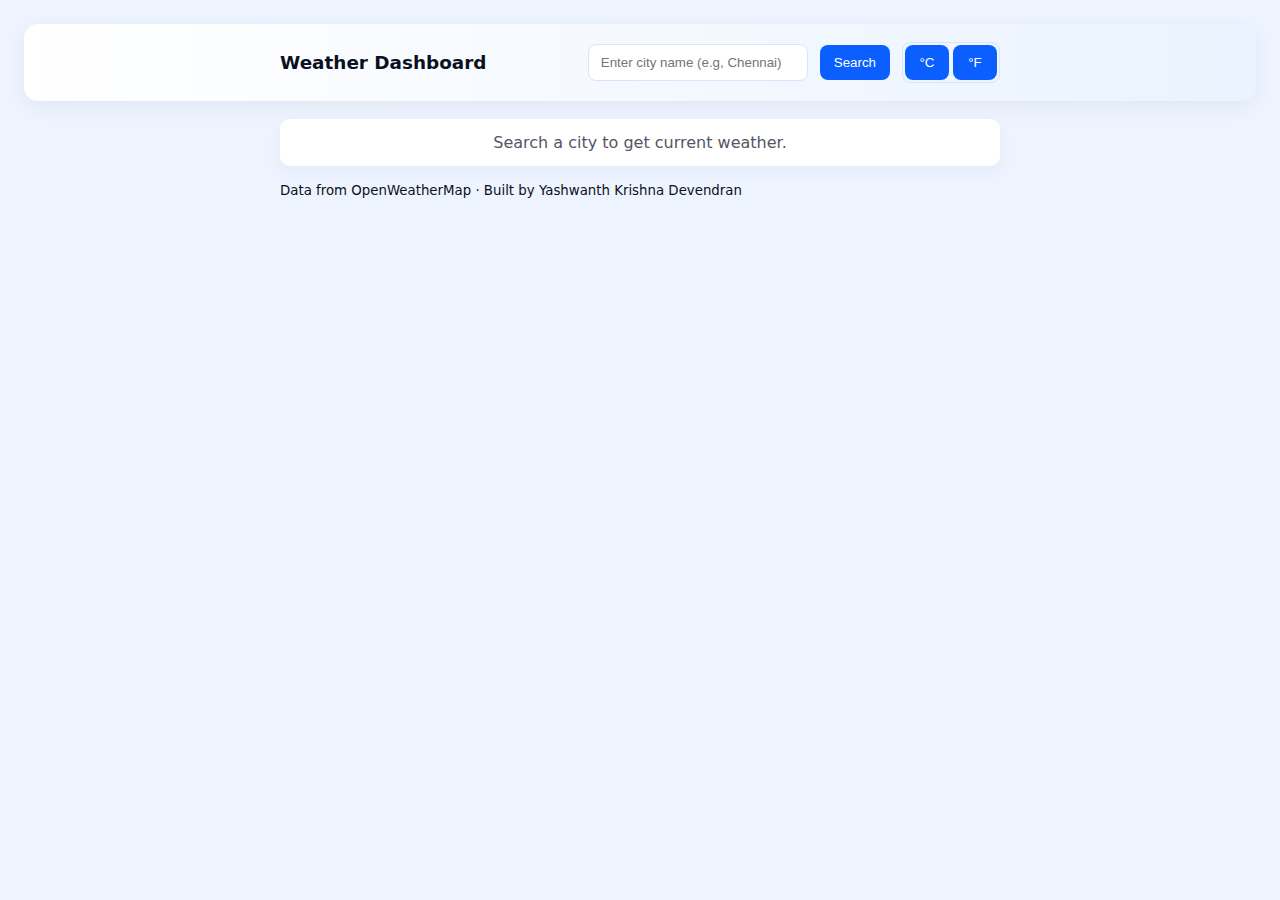
<file: Lab 2/index.html>
<!doctype html>
<html lang="en">
<head>
<meta charset="utf-8" />
<meta name="viewport" content="width=device-width,initial-scale=1" />
<title>Weather Dashboard — Enhanced</title>
<link rel="stylesheet" href="style.css" />
</head>
<body>
  <header class="site-header">
    <div class="container">
      <h1>Weather Dashboard</h1>
      <div class="controls">
        <input id="cityInput" type="text" placeholder="Enter city name (e.g, Chennai)" aria-label="City name"/>
        <button id="searchBtn">Search</button>
        <div class="unit-toggle" role="radiogroup" aria-label="Temperature unit">
          <button id="unitC" class="unit active" aria-pressed="true">°C</button>
          <button id="unitF" class="unit" aria-pressed="false">°F</button>
        </div>
      </div>
    </div>
  </header>

  <main class="container">
    <section id="message" class="message">Search a city to get current weather.</section>
    <section id="cardArea"></section>
  </main>

  <footer class="site-footer container">
    <small>Data from OpenWeatherMap · Built by Yashwanth Krishna Devendran</small>
  </footer>

<script src="script.js"></script>
</body>
</html>
</file>
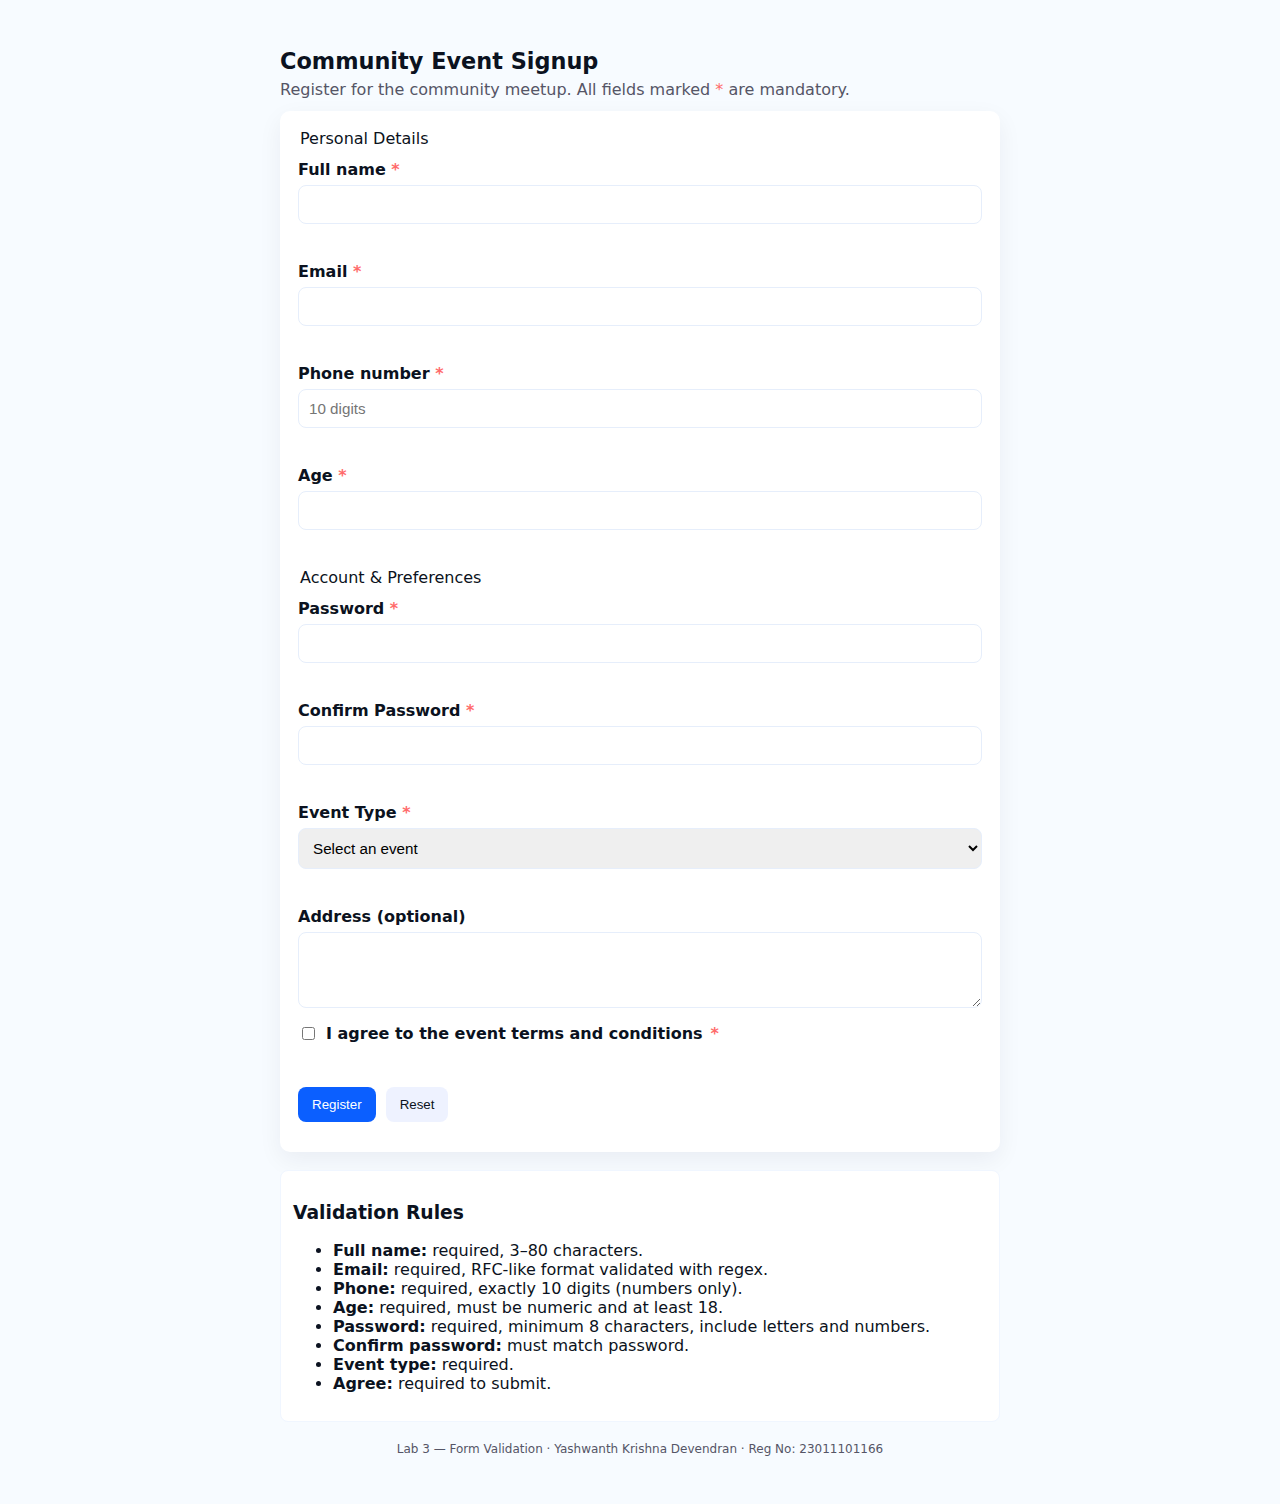
<file: Lab 3/index.html>
<!doctype html>
<html lang="en">
<head>
<meta charset="utf-8" />
<meta name="viewport" content="width=device-width,initial-scale=1" />
<title>Event Registration — Form Validation (Lab 3)</title>
<link rel="stylesheet" href="style.css" />
</head>
<body>
  <main class="container">
    <header>
      <h1>Community Event Signup</h1>
      <p class="lead">Register for the community meetup. All fields marked <span class="required">*</span> are mandatory.</p>
    </header>

    <form id="regForm" novalidate>
      <fieldset>
        <legend>Personal Details</legend>

        <label for="fullName">Full name <span class="required">*</span></label>
        <input id="fullName" name="fullName" type="text" autocomplete="name" required />
        <div class="error" id="err-fullName" aria-live="polite"></div>

        <label for="email">Email <span class="required">*</span></label>
        <input id="email" name="email" type="email" autocomplete="email" required />
        <div class="error" id="err-email" aria-live="polite"></div>

        <label for="phone">Phone number <span class="required">*</span></label>
        <input id="phone" name="phone" type="tel" pattern="\d{10}" placeholder="10 digits" required />
        <div class="error" id="err-phone" aria-live="polite"></div>

        <label for="age">Age <span class="required">*</span></label>
        <input id="age" name="age" type="number" min="0" max="120" required />
        <div class="error" id="err-age" aria-live="polite"></div>
      </fieldset>

      <fieldset>
        <legend>Account & Preferences</legend>

        <label for="password">Password <span class="required">*</span></label>
        <input id="password" name="password" type="password" minlength="8" required />
        <div class="error" id="err-password" aria-live="polite"></div>

        <label for="confirmPassword">Confirm Password <span class="required">*</span></label>
        <input id="confirmPassword" name="confirmPassword" type="password" minlength="8" required />
        <div class="error" id="err-confirmPassword" aria-live="polite"></div>

        <label for="eventType">Event Type <span class="required">*</span></label>
        <select id="eventType" name="eventType" required>
          <option value="">Select an event</option>
          <option>Workshop — Web Development</option>
          <option>Talk — AI & Data Science</option>
          <option>Networking Session</option>
        </select>
        <div class="error" id="err-eventType" aria-live="polite"></div>

        <label for="address">Address (optional)</label>
        <textarea id="address" name="address" rows="3"></textarea>

        <label class="checkbox">
          <input id="agree" name="agree" type="checkbox" required />
          I agree to the event terms and conditions <span class="required">*</span>
        </label>
        <div class="error" id="err-agree" aria-live="polite"></div>
      </fieldset>

      <div class="form-actions">
        <button type="submit">Register</button>
        <button type="reset" class="btn-secondary">Reset</button>
      </div>

      <div id="formMessage" role="status" aria-live="polite"></div>
    </form>

    <section class="notes">
      <h3>Validation Rules</h3>
      <ul>
        <li><strong>Full name:</strong> required, 3–80 characters.</li>
        <li><strong>Email:</strong> required, RFC-like format validated with regex.</li>
        <li><strong>Phone:</strong> required, exactly 10 digits (numbers only).</li>
        <li><strong>Age:</strong> required, must be numeric and at least 18.</li>
        <li><strong>Password:</strong> required, minimum 8 characters, include letters and numbers.</li>
        <li><strong>Confirm password:</strong> must match password.</li>
        <li><strong>Event type:</strong> required.</li>
        <li><strong>Agree:</strong> required to submit.</li>
      </ul>
    </section>

    <footer class="footer">
      <small>Lab 3 — Form Validation · Yashwanth Krishna Devendran · Reg No: 23011101166</small>
    </footer>
  </main>

<script src="script.js"></script>
</body>
</html>
</file>
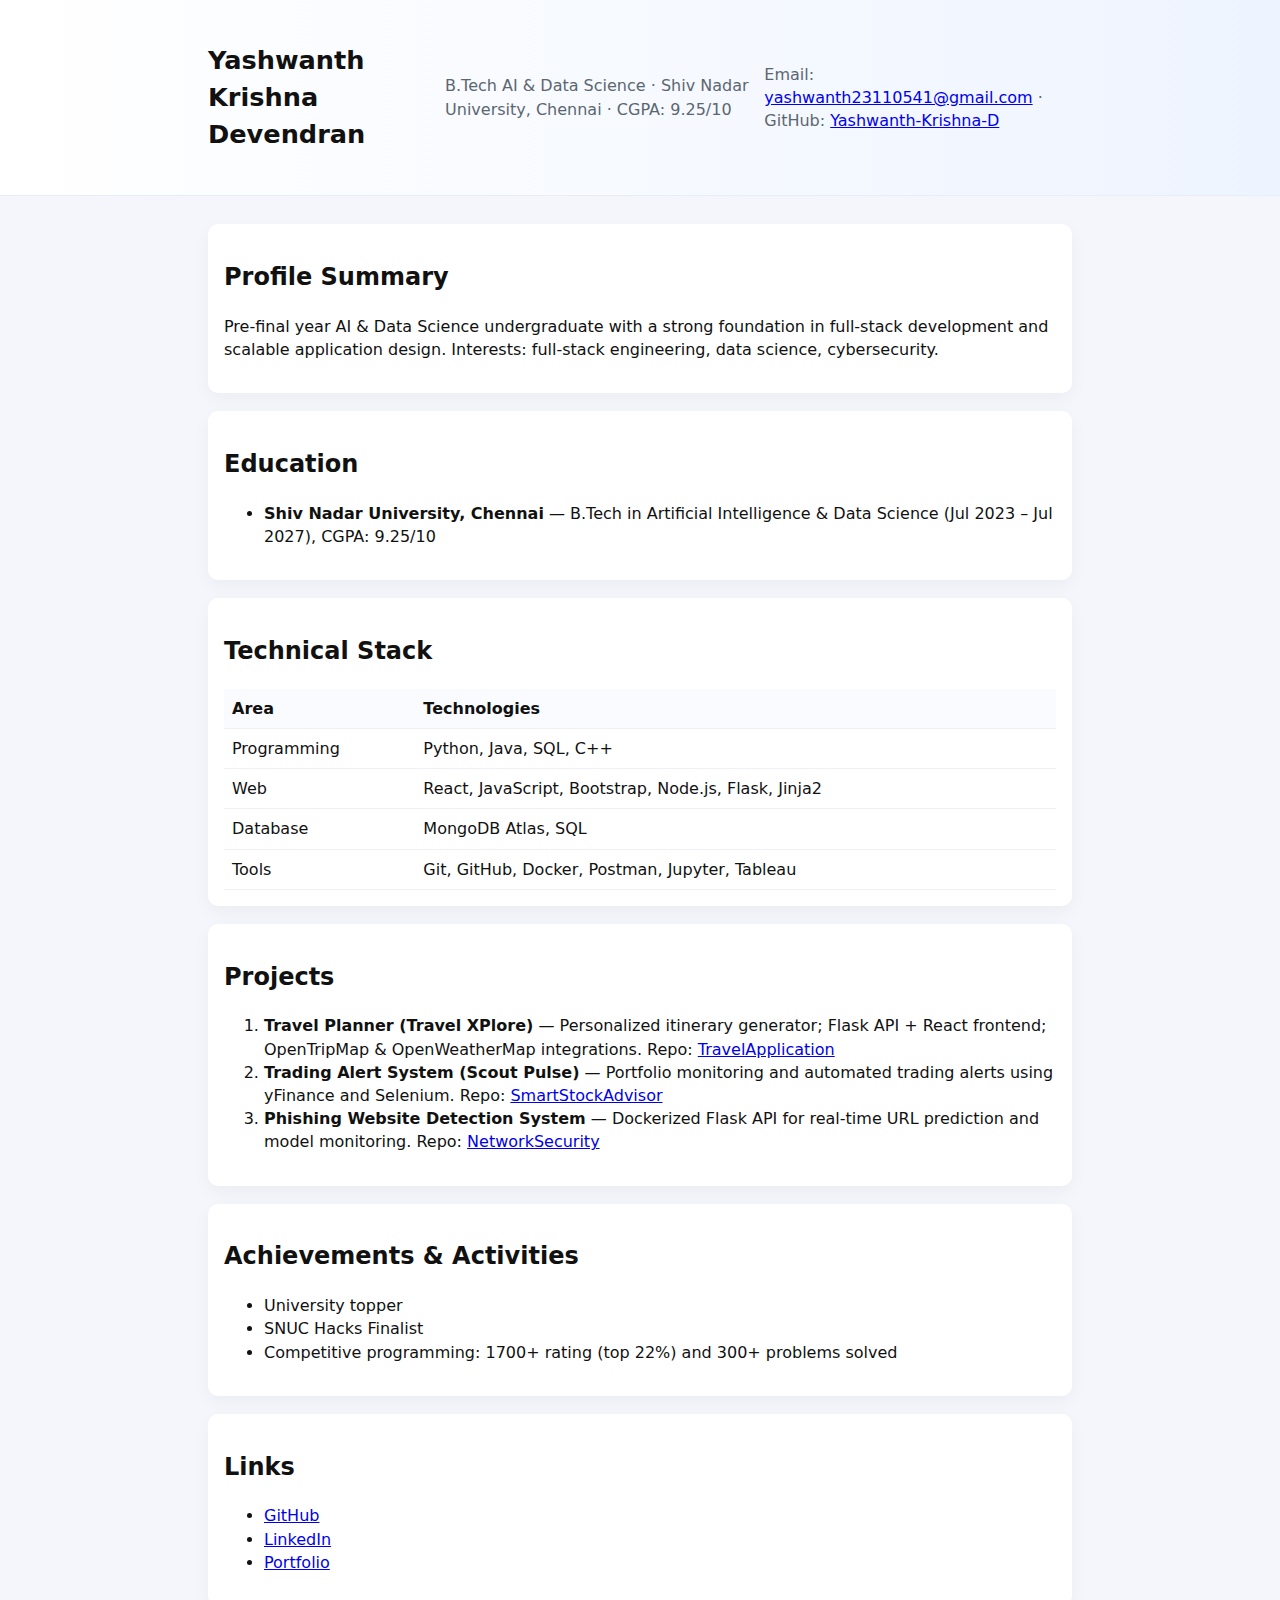
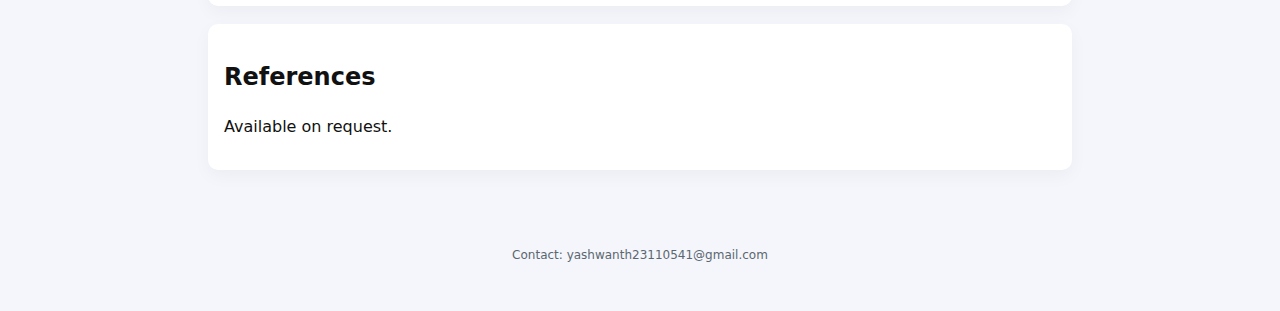
<file: Lab 1/cv.html>
<!doctype html>
<html lang="en">
<head>
<meta charset="utf-8"/>
<meta name="viewport" content="width=device-width,initial-scale=1"/>
<title>Yashwanth Krishna Devendran — CV</title>
<link rel="stylesheet" href="style.css"/>
</head>
<body>
  <header class="header simple">
    <div class="container">
      <h1>Yashwanth Krishna Devendran</h1>
      <p class="muted">B.Tech AI & Data Science · Shiv Nadar University, Chennai · CGPA: 9.25/10</p>
      <p class="muted">Email: <a href="mailto:yashwanth23110541@gmail.com">yashwanth23110541@gmail.com</a> · GitHub: <a href="https://github.com/Yashwanth-Krishna-D" target="_blank">Yashwanth-Krishna-D</a></p>
    </div>
  </header>

  <main class="container cv">
    <section class="card">
      <h2>Profile Summary</h2>
      <p>Pre-final year AI & Data Science undergraduate with a strong foundation in full-stack development and scalable application design. Interests: full-stack engineering, data science, cybersecurity.</p>
    </section>

    <section class="card">
      <h2>Education</h2>
      <ul>
        <li><strong>Shiv Nadar University, Chennai</strong> — B.Tech in Artificial Intelligence & Data Science (Jul 2023 – Jul 2027), CGPA: 9.25/10</li>
      </ul>
    </section>

    <section class="card">
      <h2>Technical Stack</h2>
      <table class="skills-table">
        <tr><th>Area</th><th>Technologies</th></tr>
        <tr><td>Programming</td><td>Python, Java, SQL, C++</td></tr>
        <tr><td>Web</td><td>React, JavaScript, Bootstrap, Node.js, Flask, Jinja2</td></tr>
        <tr><td>Database</td><td>MongoDB Atlas, SQL</td></tr>
        <tr><td>Tools</td><td>Git, GitHub, Docker, Postman, Jupyter, Tableau</td></tr>
      </table>
    </section>

    <section class="card">
      <h2>Projects</h2>
      <ol>
        <li><strong>Travel Planner (Travel XPlore)</strong> — Personalized itinerary generator; Flask API + React frontend; OpenTripMap & OpenWeatherMap integrations. Repo: <a href="https://github.com/Yashwanth-Krishna-D/TravelApplication" target="_blank">TravelApplication</a></li>
        <li><strong>Trading Alert System (Scout Pulse)</strong> — Portfolio monitoring and automated trading alerts using yFinance and Selenium. Repo: <a href="https://github.com/Yashwanth-Krishna-D/SmartStockAdvisor" target="_blank">SmartStockAdvisor</a></li>
        <li><strong>Phishing Website Detection System</strong> — Dockerized Flask API for real-time URL prediction and model monitoring. Repo: <a href="https://github.com/Yashwanth-Krishna-D/NetworkSecurity" target="_blank">NetworkSecurity</a></li>
      </ol>
    </section>

    <section class="card">
      <h2>Achievements & Activities</h2>
      <ul>
        <li>University topper</li>
        <li>SNUC Hacks Finalist</li>
        <li>Competitive programming: 1700+ rating (top 22%) and 300+ problems solved</li>
      </ul>
    </section>

    <section class="card">
      <h2>Links</h2>
      <ul>
        <li><a href="https://github.com/Yashwanth-Krishna-D" target="_blank">GitHub</a></li>
        <li><a href="https://www.linkedin.com/in/yashwanth-krishna-devendran" target="_blank">LinkedIn</a></li>
        <li><a href="https://my-personal-website-2eqv.onrender.com" target="_blank">Portfolio</a></li>
      </ul>
    </section>

    <section class="card">
      <h2>References</h2>
      <p>Available on request.</p>
    </section>
  </main>

  <footer class="footer">
    <div class="container">
      <small>Contact: yashwanth23110541@gmail.com</small>
    </div>
  </footer>
</body>
</html>
</file>
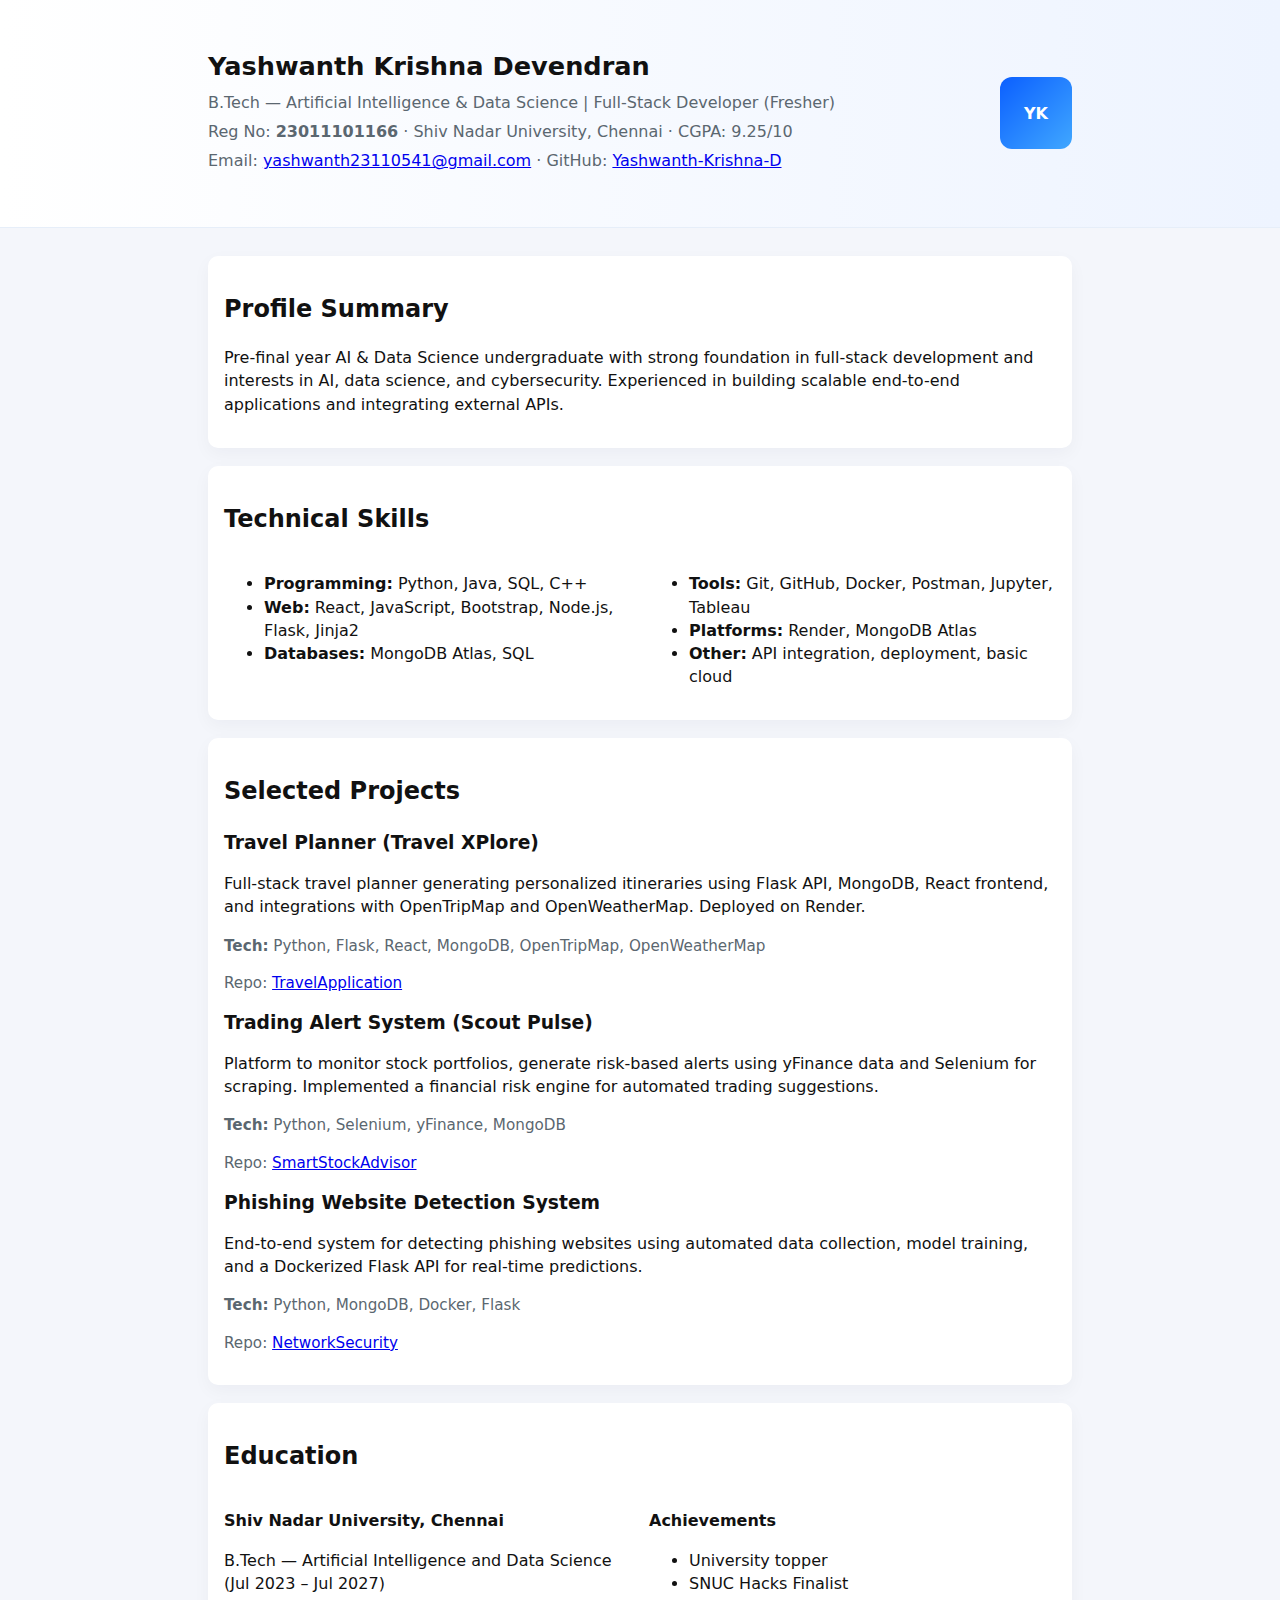
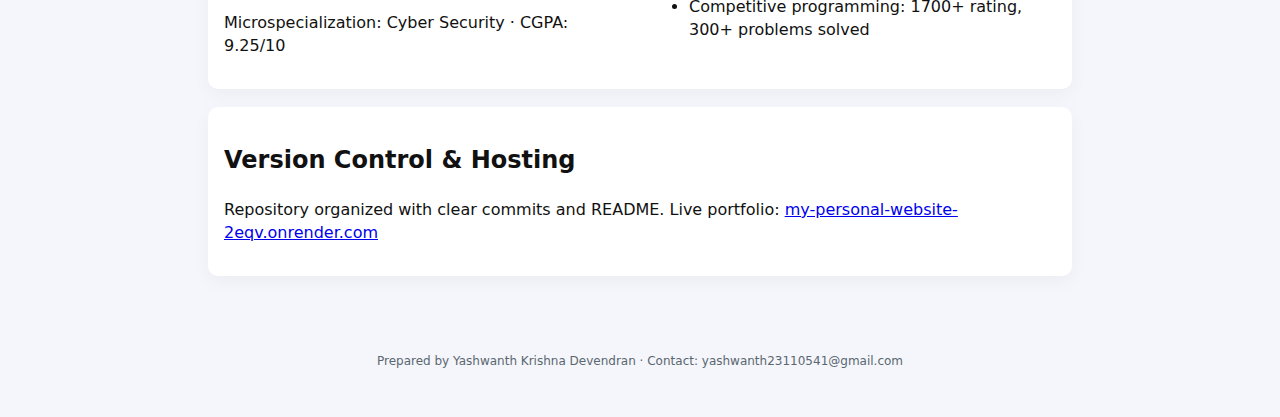
<file: Lab 1/resume.html>
<!doctype html>
<html lang="en">
<head>
<meta charset="utf-8"/>
<meta name="viewport" content="width=device-width,initial-scale=1"/>
<title>Yashwanth Krishna Devendran — Resume</title>
<link rel="stylesheet" href="style.css"/>
</head>
<body>
  <header class="header">
    <div class="container">
      <div>
        <h1>Yashwanth Krishna Devendran</h1>
        <p class="muted">B.Tech — Artificial Intelligence & Data Science | Full-Stack Developer (Fresher)</p>
        <p class="muted">Reg No: <strong>23011101166</strong> · Shiv Nadar University, Chennai · CGPA: 9.25/10</p>
        <p class="muted">Email: <a href="mailto:yashwanth23110541@gmail.com">yashwanth23110541@gmail.com</a> · GitHub: <a href="https://github.com/Yashwanth-Krishna-D" target="_blank">Yashwanth-Krishna-D</a></p>
      </div>
      <div class="avatar" aria-hidden="true">YK</div>
    </div>
  </header>

  <main class="container">
    <section class="card">
      <h2>Profile Summary</h2>
      <p>Pre-final year AI & Data Science undergraduate with strong foundation in full-stack development and interests in AI, data science, and cybersecurity. Experienced in building scalable end-to-end applications and integrating external APIs.</p>
    </section>

    <section class="card two-col">
      <h2>Technical Skills</h2>
      <div class="cols">
        <ul>
          <li><strong>Programming:</strong> Python, Java, SQL, C++</li>
          <li><strong>Web:</strong> React, JavaScript, Bootstrap, Node.js, Flask, Jinja2</li>
          <li><strong>Databases:</strong> MongoDB Atlas, SQL</li>
        </ul>
        <ul>
          <li><strong>Tools:</strong> Git, GitHub, Docker, Postman, Jupyter, Tableau</li>
          <li><strong>Platforms:</strong> Render, MongoDB Atlas</li>
          <li><strong>Other:</strong> API integration, deployment, basic cloud</li>
        </ul>
      </div>
    </section>

    <section class="card">
      <h2>Selected Projects</h2>
      <article class="project">
        <h3>Travel Planner (Travel XPlore)</h3>
        <p>Full-stack travel planner generating personalized itineraries using Flask API, MongoDB, React frontend, and integrations with OpenTripMap and OpenWeatherMap. Deployed on Render.</p>
        <p class="meta"><strong>Tech:</strong> Python, Flask, React, MongoDB, OpenTripMap, OpenWeatherMap</p>
        <p class="meta">Repo: <a href="https://github.com/Yashwanth-Krishna-D/TravelApplication" target="_blank">TravelApplication</a></p>
      </article>

      <article class="project">
        <h3>Trading Alert System (Scout Pulse)</h3>
        <p>Platform to monitor stock portfolios, generate risk-based alerts using yFinance data and Selenium for scraping. Implemented a financial risk engine for automated trading suggestions.</p>
        <p class="meta"><strong>Tech:</strong> Python, Selenium, yFinance, MongoDB</p>
        <p class="meta">Repo: <a href="https://github.com/Yashwanth-Krishna-D/SmartStockAdvisor" target="_blank">SmartStockAdvisor</a></p>
      </article>

      <article class="project">
        <h3>Phishing Website Detection System</h3>
        <p>End-to-end system for detecting phishing websites using automated data collection, model training, and a Dockerized Flask API for real-time predictions.</p>
        <p class="meta"><strong>Tech:</strong> Python, MongoDB, Docker, Flask</p>
        <p class="meta">Repo: <a href="https://github.com/Yashwanth-Krishna-D/NetworkSecurity" target="_blank">NetworkSecurity</a></p>
      </article>
    </section>

    <section class="card two-col">
      <h2>Education</h2>
      <div class="cols">
        <div>
          <p><strong>Shiv Nadar University, Chennai</strong></p>
          <p>B.Tech — Artificial Intelligence and Data Science (Jul 2023 – Jul 2027)</p>
          <p>Microspecialization: Cyber Security · CGPA: 9.25/10</p>
        </div>
        <div>
          <p><strong>Achievements</strong></p>
          <ul>
            <li>University topper</li>
            <li>SNUC Hacks Finalist</li>
            <li>Competitive programming: 1700+ rating, 300+ problems solved</li>
          </ul>
        </div>
      </div>
    </section>

    <section class="card">
      <h2>Version Control & Hosting</h2>
      <p>Repository organized with clear commits and README. Live portfolio: <a href="https://my-personal-website-2eqv.onrender.com" target="_blank">my-personal-website-2eqv.onrender.com</a></p>
    </section>
  </main>

  <footer class="footer">
    <div class="container">
      <small>Prepared by Yashwanth Krishna Devendran · Contact: yashwanth23110541@gmail.com</small>
    </div>
  </footer>
</body>
</html>
</file>
<file: Lab 2/style.css>
:root{
  --bg:#eef4ff;
  --card:#ffffff;
  --accent:#0b5fff;
  --muted:#556;
  --radius:12px;
  --max-w:720px;
}
*{box-sizing:border-box}
body{margin:0;font-family:Inter,system-ui,Arial;padding:24px;background:var(--bg);color:#0b1020}
.container{max-width:var(--max-w);margin:0 auto}
.site-header{background:linear-gradient(90deg,#ffffff,#eaf3ff);padding:18px;border-radius:14px;box-shadow:0 6px 20px rgba(10,20,50,0.06);margin-bottom:18px}
.site-header .container{display:flex;align-items:center;gap:16px;justify-content:space-between}
.site-header h1{margin:0;font-size:1.15rem}
.controls{display:flex;align-items:center;gap:10px}
.controls input{padding:10px 12px;border-radius:8px;border:1px solid #d7e3ff;min-width:220px}
.controls button{margin: 2px ; padding:10px 14px;border-radius:8px;border:none;background:var(--accent);color:#fff;cursor:pointer}
.unit-toggle{display:inline-flex;border-radius:8px;overflow:hidden;border:1px solid #d7e3ff}
.unit{padding:8px 10px;border:none;background:transparent;cursor:pointer;min-width:44px}
.unit.active{background:#0b5fff;color:#fff}
.message{background:var(--card);padding:14px;border-radius:10px;box-shadow:0 6px 18px rgba(10,20,50,0.04);margin-bottom:14px;text-align:center;color:var(--muted)}

#cardArea{display:flex;justify-content:center}

/* weather card */
.card{background:var(--card);width:100%;max-width:420px;border-radius:12px;padding:18px;box-shadow:0 12px 30px rgba(10,20,50,0.06);text-align:center;transition:transform .18s ease}
.card:hover{transform:translateY(-6px)}
.card .city{font-size:1.1rem;font-weight:600}
.card .temp{font-size:48px;margin:8px 0}
.card .desc{font-size:1rem;color:var(--muted);text-transform:capitalize}
.stats{display:flex;gap:14px;justify-content:center;margin-top:12px}
.stat{background:#f7faff;padding:10px;border-radius:10px;min-width:90px}
.stat small{display:block;color:var(--muted);font-size:0.8rem}
.stat strong{display:block;font-size:1.05rem;margin-top:6px}

/* loading spinner */
.spinner{width:48px;height:48px;border-radius:50%;border:5px solid rgba(11,95,255,0.12);border-top-color:var(--accent);animation:spin 1s linear infinite;margin:22px auto}
@keyframes spin{to{transform:rotate(360deg)}}

/* responsive */
@media (max-width:520px){
  .controls{flex-direction:column;align-items:stretch}
  .controls input{width:100%}
}
</file>
<file: Lab 3/style.css>
:root{
  --bg:#f7fbff;
  --card:#ffffff;
  --accent:#0b5fff;
  --error:#ff6b6b;
  --muted:#556;
  --radius:10px;
  --max-w:760px;
  font-family: Inter, system-ui, Arial, sans-serif;
}
*{box-sizing:border-box}
body{margin:0;background:var(--bg);color:#0b1220}
.container{max-width:var(--max-w);margin:28px auto;padding:20px}
header h1{margin:0 0 6px 0;font-size:1.4rem}
.lead{color:var(--muted);margin:0 0 12px 0}
form{background:var(--card);padding:18px;border-radius:var(--radius);box-shadow:0 8px 24px rgba(10,20,50,0.06)}
fieldset{border:0;margin:0 0 12px 0;padding:0}
label{display:block;margin-top:12px;font-weight:600}
input[type="text"],input[type="email"],input[type="tel"],input[type="number"],input[type="password"],select,textarea{
  width:100%;padding:10px;border-radius:8px;border:1px solid #e6eefb;margin-top:6px;font-size:0.95rem;
}
input:focus,select:focus,textarea:focus{outline:none;box-shadow:0 0 0 3px rgba(11,95,255,0.08);border-color:var(--accent)}
.error{color:var(--error);font-size:0.9rem;height:20px;margin-top:6px}
input.invalid,select.invalid,textarea.invalid{border-color:var(--error);box-shadow:0 0 0 3px rgba(255,107,107,0.06)}
.required{color:var(--error)}
.checkbox{display:flex;align-items:center;gap:8px;margin-top:12px}
.form-actions{display:flex;gap:10px;margin-top:18px}
button{background:var(--accent);color:white;padding:10px 14px;border:none;border-radius:8px;cursor:pointer}
button.btn-secondary{background:#eef2ff;color:#0b1220}
#formMessage{margin-top:12px;font-weight:600;color:green}
.notes{margin-top:18px;background:#fff;padding:12px;border-radius:8px;border:1px solid #f0f6ff}
.footer{margin-top:18px;text-align:center;color:var(--muted);font-size:0.9rem}
@media (max-width:520px){.container{padding:12px}}
</file>
<file: Lab 1/style.css>
/* same style as before */
:root{
  --bg:#f4f6fb;
  --card:#ffffff;
  --accent:#0b5fff;
  --muted:#5b6770;
  --max-w:900px;
  --radius:10px;
  --gap:18px;
  font-family: system-ui, -apple-system, "Segoe UI", Roboto, "Helvetica Neue", Arial;
  color: #111;
}
*{box-sizing:border-box}
body{margin:0;background:var(--bg);line-height:1.45}
.container{max-width:var(--max-w);margin:28px auto;padding:0 18px}
.header{background:linear-gradient(90deg,#ffffff,#eef4ff);padding:20px 0;border-bottom:1px solid #e6eef9}
.header.simple{padding:14px 0}
.header .container{display:flex;align-items:center;justify-content:space-between}
.header h1{margin:0;font-size:1.6rem}
.muted{color:var(--muted);margin:6px 0}
.avatar{width:72px;height:72px;border-radius:12px;background:linear-gradient(135deg,var(--accent),#40a7ff);display:flex;align-items:center;justify-content:center;color:#fff;font-weight:700}
.card{background:var(--card);padding:16px;border-radius:var(--radius);box-shadow:0 6px 18px rgba(20,30,60,0.04);margin-bottom:var(--gap)}
.two-col .cols{display:flex;gap:18px;flex-wrap:wrap}
.two-col .cols>*{flex:1 1 200px}
.project h3{margin:0}
.meta{font-size:0.95rem;color:var(--muted)}
.skills-table{width:100%;border-collapse:collapse}
.skills-table th,.skills-table td{padding:8px;border-bottom:1px solid #efeff5;text-align:left}
.skills-table th{background:#fafbff}
.footer{padding:18px 0;text-align:center;color:var(--muted);font-size:0.9rem}
@media (max-width:720px){
  .header .container{flex-direction:row;gap:12px}
  .avatar{width:56px;height:56px}
  .two-col .cols{flex-direction:column}
}
</file>
